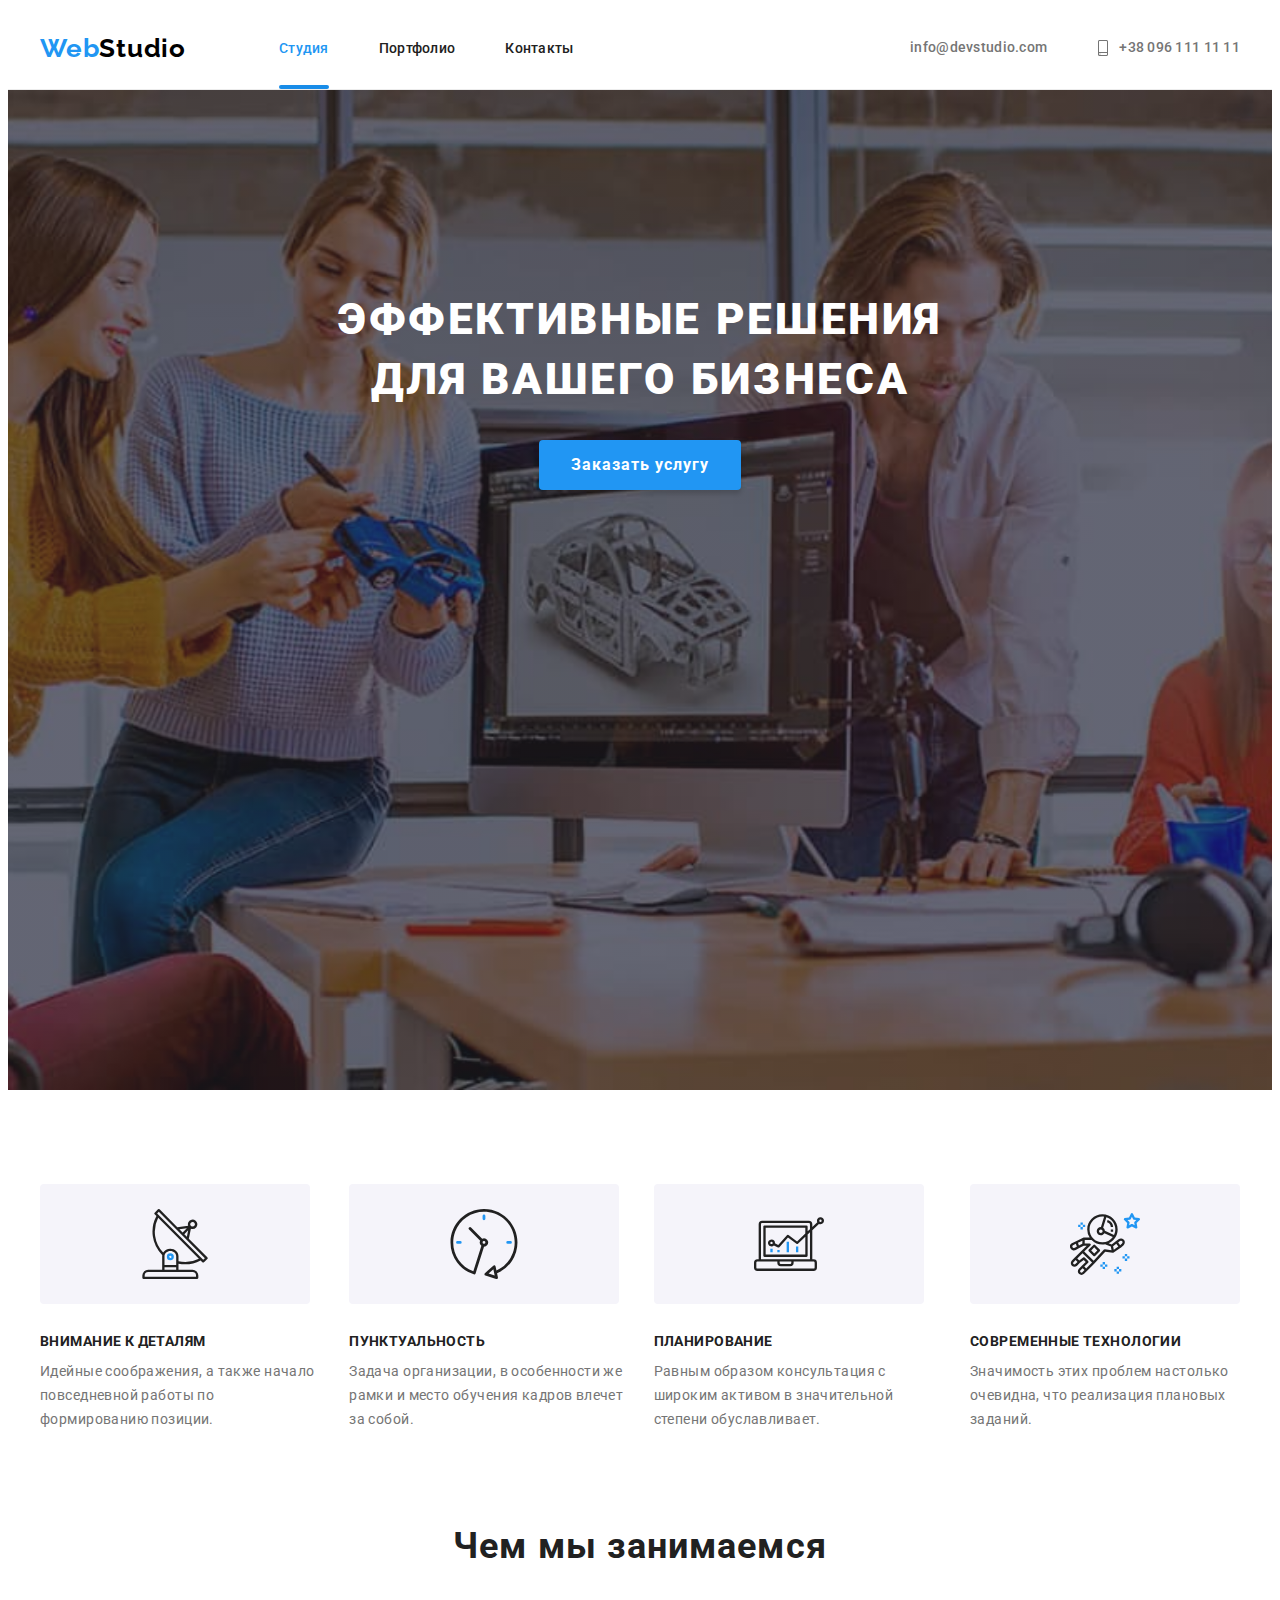
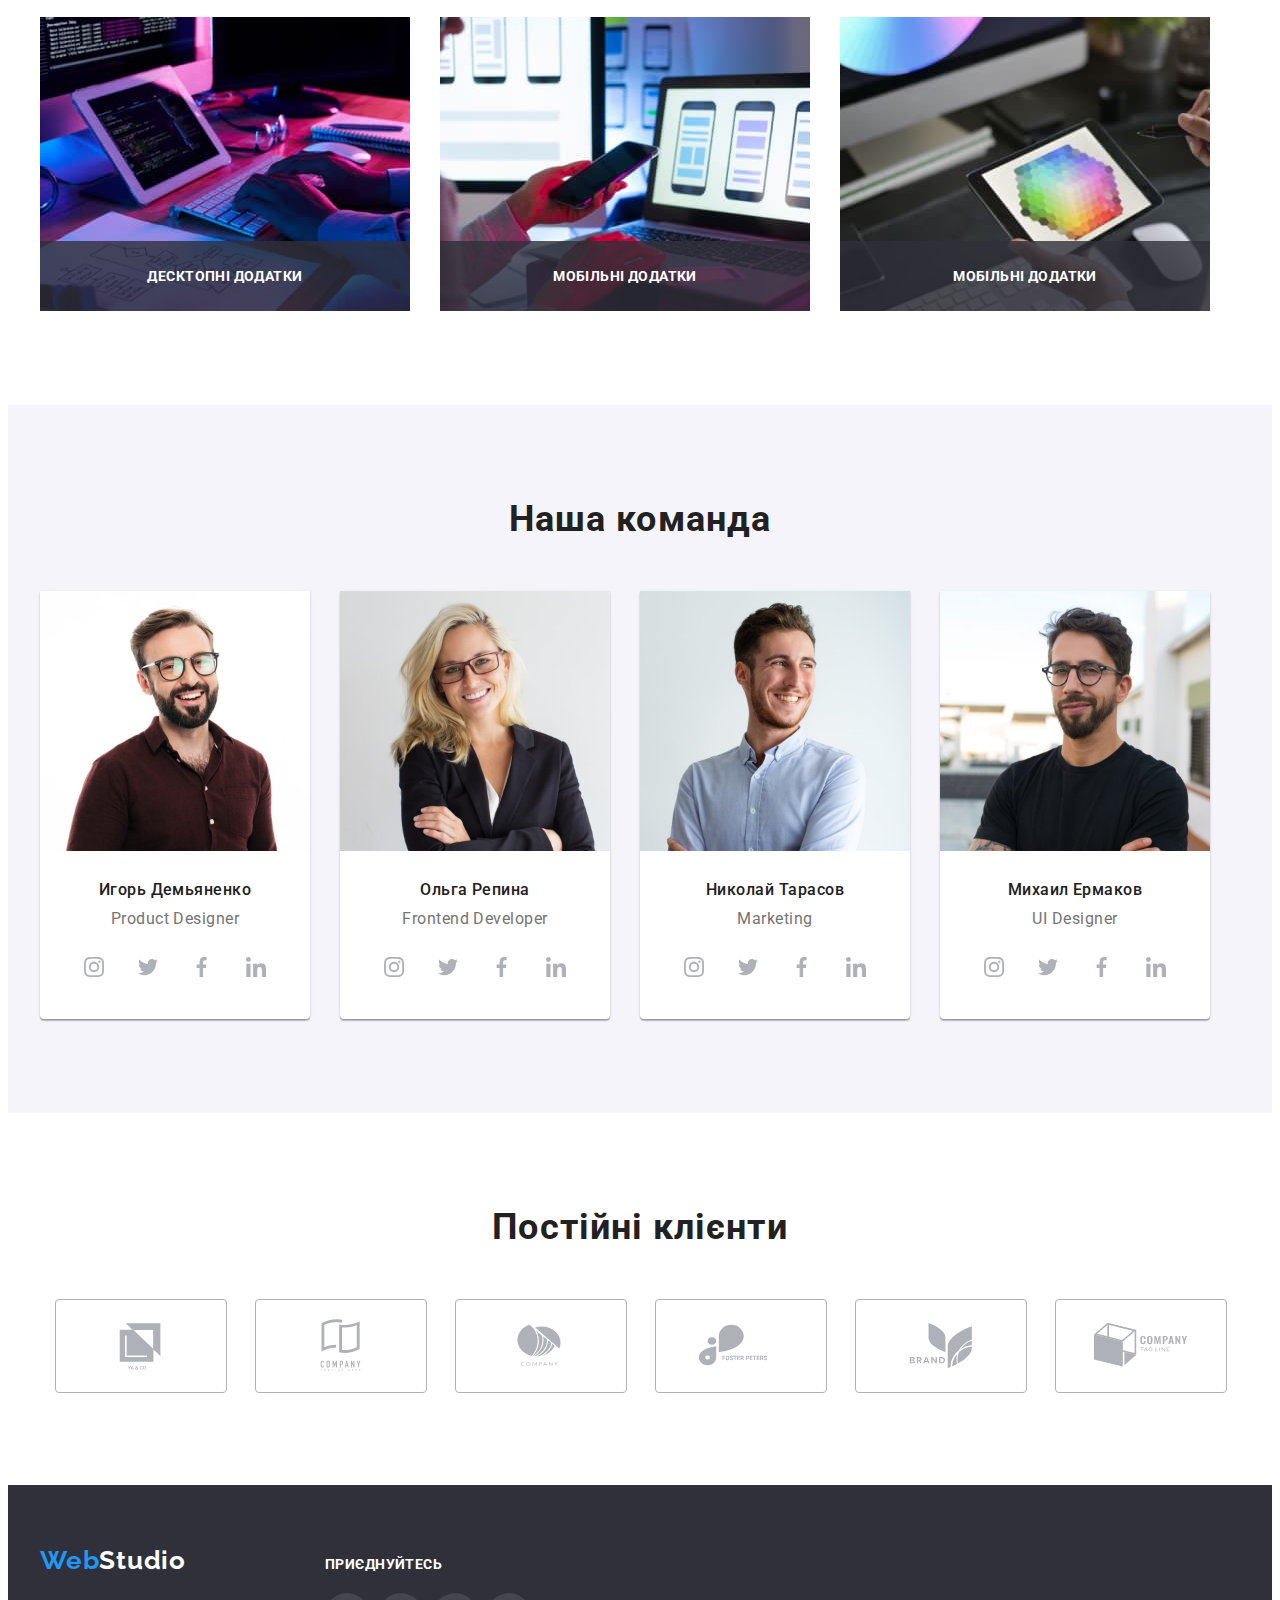
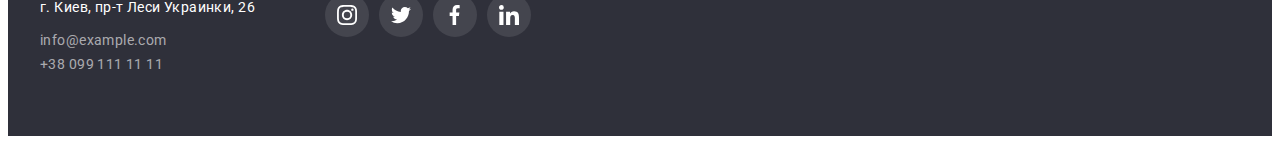
<file: index.html>
<!DOCTYPE html>
<html lang="ru">
  <head>
    <meta charset="UTF-8" />
    <meta http-equiv="X-UA-Compatible" content="IE=edge" />
    <meta name="viewport" content="width=device-width, initial-scale=1.0" />
    <title>Document</title>
    <link rel="preconnect" href="https://fonts.googleapis.com" />
    <link rel="preconnect" href="https://fonts.gstatic.com" crossorigin />
    <link
      href="https://fonts.googleapis.com/css2?family=Raleway:wght@700&family=Roboto:wght@400;500;700&display=swap"
      rel="stylesheet"
    />
    <link
      rel="stylesheet"
      href="https://cdnjs.cloudflare.com/ajax/libs/modern-normalize/1.1.0/modern-normalize.min.css"
      integrity="sha512-wpPYUAdjBVSE4KJnH1VR1HeZfpl1ub8YT/NKx4PuQ5NmX2tKuGu6U/JRp5y+Y8XG2tV+wKQpNHVUX03MfMFn9Q=="
      crossorigin="anonymous"
      referrerpolicy="no-referrer"
    />
    <link rel="stylesheet" href="./css/styles.css" />
  </head>
  <body class="">
    <header class="page-header">
      <div class="container main-nav">
        <nav class="main-nav">
          <a href="./index.html" class="logo">Web<span class="page-studio">Studio</span></a>
          <ul class="site-nav list">
            <li class="item"><a href="./index.html" class="link current current-page">Студия</a></li>
            <li class="item"><a href="./portfolio.html" class="link">Портфолио</a></li>
            <li class="item"><a href="" class="link">Контакты</a></li>
          </ul>
        </nav>
        <ul class="site-info list">
          <li class="contacts"><a href="mailto:info@devstudio.com" class="link"> <svg class="svg-logo" width="16" height="12">
            <use href="./img/icon/symbol-defs.svg#e-mail"></use>
          </svg> info@devstudio.com</a></li>
          <li><a href="tel:+380961111111" class="link"> <svg class="svg-logo" width="12" height="16">
            <use href="./img/icon/symbol-defs.svg#smartphone"></use>
          </svg> +38 096 111 11 11</a></li>
        </ul>
      </div>
    </header>
    <main>
      <section class="hero">
        <div class="container">
          <h1 class="hero-title">Эффективные решения для вашего бизнеса</h1>
          <button type="button" class="button" data-modal-open >Заказать услугу</button>
        </div>
      
      </section>
      <section class="section">
        <div class="container">
          <h2 class="visually-hidden">Преимущества</h2>
          <ul class="fuature-list list">
            <li class="list-item "
            ><div  class="fuature">
              <svg width="70" height="70">
                <use  href="./img/icon/symbol-defs.svg#antenna"></use>
              </svg>
            </div>
              <h3 class="title">Внимание к деталям</h3>
              <p class="text">
                Идейные соображения, а также начало повседневной работы по формированию позиции.
              </p>
            </li>
            <li class="list-item "> 
              <div  class="fuature">
              <svg  width="70" height="70">
                <use  href="./img/icon/symbol-defs.svg#clock"></use>
              </svg>
            </div>
              <h3 class="title">Пунктуальность</h3>
              <p class="text">
                Задача организации, в особенности же рамки и место обучения кадров влечет за собой.
              </p>
            </li>
            <li class="list-item ">
              <div  class="fuature">
              <svg  width="70" height="70">
                <use href="./img/icon/symbol-defs.svg#diagram"></use>
              </svg>
            </div>
              <h3 class="title">Планирование</h3>
              <p class="text">
                Равным образом консультация с широким активом в значительной степени обуславливает.
              </p>
            </li>
            <li class="list-item ">
              <div  class="fuature">
              <svg  width="70" height="70">
              
                <use href="./img/icon/symbol-defs.svg#astronaut"></use>
              </svg>
            </div>
              <h3 class="title">Современные технологии</h3>
              <p class="text">
                Значимость этих проблем настолько очевидна, что реализация плановых заданий.
              </p>
            </li>
          </ul>
        </div>
      </section>
      <section class="section work">
        <div class="container">
          <h2 class="section-title">Чем мы занимаемся</h2>
          <ul class="examples list">
            <li>
              <div class="thumb">
              <img src="./img/fon1.jpg" alt="Разработка сайта" width="370" height="294" />
              <p class="label desctop">Десктопні додатки</p>
            </div>
            </li>
            <li>
            
              <div class="thumb">
              <img
                src="./img/fon2.jpg"
                alt="Подключение социальных сетей"
                width="370"
                height="294"
              />
              <p class="label mobile">Мобільні додатки</p>
            </div>
            </li>
            <li>
              <div class="thumb">
              <img src="./img/fon3.jpg" alt="Разработка дизайна" width="370" height="294" />
              <p class="label design">Мобільні додатки</p>
            </div>
            </li>
          </ul>
        </div>
      </section>
      <section class="section-2">
        <div class="container">
          <h2 class="team-title">Наша команда</h2>
          <ul class="team list">
            <li class="list-team">
              <img
                src="./img/group/Ihor.jpg"
                alt="Игорь Демьяненко"
                width="270"
                height="260"
                class="img"
              />
              <div class="title-text">
              <h3 class="title-h">Игорь Демьяненко</h3>
              <p class="text-team" lang="en">Product Designer</p>
              <ul class="socials list">
                <li class="socials-item">
                <a class="socials-link"
                  href="https://instagram.com"
                  target="_blank"
                  rel="noopener noreferrer"
                  aria-label="Instagram">
                  <svg class="socials-icon" width="20" height="20">
                    <use href="./img/icon/symbol-defs.svg#instagram">
                    </use>
                  </svg>
                </a>
                </li>
                <li class="socials-item">
                  <a class="socials-link"
                  href="https://twitter.com"
                  target="_blank"
                  rel="noopener noreferrer"
                  aria-label="Twitter"
                  >   <svg class="socials-icon" width="20" height="20">
                    <use href="./img/icon/symbol-defs.svg#twiter">
                    </use>
                  </svg>
                </a>
  
                </li>
                <li class="socials-item">
                  <a class="socials-link"
                  href="https://facebook.com"
                  target="_blank"
                  rel="noopener noreferrer"
                  aria-label="Facebook"
                  >   <svg class="socials-icon" width="20" height="20">
                    <use href="./img/icon/symbol-defs.svg#fecebook">
                    </use>
                  </svg>
                </a>

                </li>
                <li class="socials-item">
                  <a class="socials-link"
                  href="https://linkedin.com"
                  target="_blank"
                  rel="noopener noreferrer"
                  aria-label="Linkedin"
                  >   <svg class="socials-icon" width="20" height="20">
                    <use href="./img/icon/symbol-defs.svg#linkedin">
                    </use>
                  </svg>
                </a>
                </li>
              </ul>
            </div>
            </li>
            <li class="list-team">
              <img
                src="./img/group/Olga.jpg"
                alt="Ольга Репина"
                width="270"
                height="260"
                class="img"
              />
              <div class="title-text">
              <h3 class="title-h">Ольга Репина</h3>
              <p class="text-team" lang="en">Frontend Developer</p>
              <ul class="socials list">
                <li class="socials-item">
                <a class="socials-link"
                  href="https://instagram.com"
                  target="_blank"
                  rel="noopener noreferrer"
                  aria-label="Instagram">
                  <svg class="socials-icon" width="20" height="20">
                    <use href="./img/icon/symbol-defs.svg#instagram">
                    </use>
                  </svg>
                </a>
                </li>
                <li class="socials-item">
                  <a class="socials-link"
                  href="https://twitter.com"
                  target="_blank"
                  rel="noopener noreferrer"
                  aria-label="Twitter"
                  >   <svg class="socials-icon" width="20" height="20">
                    <use href="./img/icon/symbol-defs.svg#twiter">
                    </use>
                  </svg>
                </a>
  
                </li>
                <li class="socials-item">
                  <a class="socials-link"
                  href="https://facebook.com"
                  target="_blank"
                  rel="noopener noreferrer"
                  aria-label="Facebook"
                  >   <svg class="socials-icon" width="20" height="20">
                    <use href="./img/icon/symbol-defs.svg#fecebook">
                    </use>
                  </svg>
                </a>

                </li>
                <li class="socials-item">
                  <a class="socials-link"
                  href="https://linkedin.com"
                  target="_blank"
                  rel="noopener noreferrer"
                  aria-label="Linkedin"
                  >   <svg class="socials-icon" width="20" height="20">
                    <use href="./img/icon/symbol-defs.svg#linkedin">
                    </use>
                  </svg>
                </a>
                </li>
              </ul>
            </div>
            </li>
            <li class="list-team">
              <img
                src="./img/group/Mikola.jpg"
                alt="Николай Тарасов"
                width="270"
                height="260"
                class="img"
              />
              <div class="title-text">
              <h3 class="title-h">Николай Тарасов</h3>
              <p class="text-team" lang="en">Marketing</p>
              <ul class="socials list">
                <li class="socials-item">
                <a class="socials-link"
                  href="https://instagram.com"
                  target="_blank"
                  rel="noopener noreferrer"
                  aria-label="Instagram">
                  <svg class="socials-icon" width="20" height="20">
                    <use href="./img/icon/symbol-defs.svg#instagram">
                    </use>
                  </svg>
                </a>
                </li>
                <li class="socials-item">
                  <a class="socials-link"
                  href="https://twitter.com"
                  target="_blank"
                  rel="noopener noreferrer"
                  aria-label="Twitter"
                  >   <svg class="socials-icon" width="20" height="20">
                    <use href="./img/icon/symbol-defs.svg#twiter">
                    </use>
                  </svg>
                </a>
  
                </li>
                <li class="socials-item">
                  <a class="socials-link"
                  href="https://facebook.com"
                  target="_blank"
                  rel="noopener noreferrer"
                  aria-label="Facebook"
                  >   <svg class="socials-icon" width="20" height="20">
                    <use href="./img/icon/symbol-defs.svg#fecebook">
                    </use>
                  </svg>
                </a>

                </li>
                <li class="socials-item">
                  <a class="socials-link"
                  href="https://linkedin.com"
                  target="_blank"
                  rel="noopener noreferrer"
                  aria-label="Linkedin"
                  >   <svg class="socials-icon" width="20" height="20">
                    <use href="./img/icon/symbol-defs.svg#linkedin">
                    </use>
                  </svg>
                </a>
                </li>
              </ul>
            </div>
            </li>

            <li class="list-team">
              <img
                src="./img/group/Mihaylo.jpg"
                alt="Михаил Ермаков"
                width="270"
                height="260"
                class="img"
              />
              <div class="title-text">
              <h3 class="title-h">Михаил Ермаков</h3>
              <p class="text-team" lang="en">UI Designer</p>
              <ul class="socials list">
                <li class="socials-item">
                <a class="socials-link"
                  href="https://instagram.com"
                  target="_blank"
                  rel="noopener noreferrer"
                  aria-label="Instagram">
                  <svg class="socials-icon" width="20" height="20">
                    <use href="./img/icon/symbol-defs.svg#instagram">
                    </use>
                  </svg>
                </a>
                </li>
                <li class="socials-item">
                  <a class="socials-link"
                  href="https://twitter.com"
                  target="_blank"
                  rel="noopener noreferrer"
                  aria-label="Twitter"
                  >   <svg class="socials-icon" width="20" height="20">
                    <use href="./img/icon/symbol-defs.svg#twiter">
                    </use>
                  </svg>
                </a>
  
                </li>
                <li class="socials-item">
                  <a class="socials-link"
                  href="https://facebook.com"
                  target="_blank"
                  rel="noopener noreferrer"
                  aria-label="Facebook"
                  >   <svg class="socials-icon" width="20" height="20">
                    <use href="./img/icon/symbol-defs.svg#fecebook">
                    </use>
                  </svg>
                </a>

                </li>
                <li class="socials-item">
                  <a class="socials-link "
                  href="https://linkedin.com"
                  target="_blank"
                  rel="noopener noreferrer"
                  aria-label="Linkedin"
                  >   <svg class="socials-icon" width="20" height="20">
                    <use href="./img/icon/symbol-defs.svg#linkedin">
                    </use>
                  </svg>
                </a>
                </li>
              </ul>
            </li>
          </ul>
        </div>
      </section>
      <section class="section">
        <div class="container">
          <h2 class="team-title">Постійні клієнти</h2>
          <ul class="list list-customers">
            <li class="list-item item-customers">
              <a class=" customers-link" href="">
                <svg class="item-svg" width="106" height="60">
                  <use href="./img/icon/symbol-defs.svg#Logo"></use>
                </svg>
              </a>
            </li>
            <li class="list-item item-customers">
              <a class=" customers-link" href="">
                <svg class="item-svg" width="106" height="60">
                  <use href="./img/icon/symbol-defs.svg#Logo-1"></use>
                </svg>
              </a>
            </li>
            <li class="list-item item-customers">
              <a class="customers-link" href="">
                <svg class="item-svg" width="106" height="60">
                  <use href="./img/icon/symbol-defs.svg#Logo-2"></use>
                </svg>
              </a>
            </li>
            <li class="list-item item-customers">
              <a class="customers-link" href="">
                <svg class="item-svg" width="106" height="60">
                  <use href="./img/icon/symbol-defs.svg#Logo-3"></use>
                </svg>
              </a>
            </li>
            <li class="list-item item-customers">
              <a class="customers-link" href="">
                <svg class="item-svg" width="106" height="60">
                  <use href="./img/icon/symbol-defs.svg#Logo-4"></use>
                </svg>
              </a>
            </li>
            <li class="list-item item-customers">
              <a class="customers-link" href="">
                <svg class="item-svg" width="106" height="60">
                  <use href="./img/icon/symbol-defs.svg#Logo-5"></use>
                </svg>
              </a>
            </li>
          </ul>
        </div>
      </section>
    </main>
    <footer class="footer-bck">
     
        <div class="container">
          <div class="footer-list">
            <div class="item-footer">
          <a href="./index.html" class="logo-footer"
            >Web<span class="page-studio-white">Studio</span></a>
          <address class="footer">
            <ul class="list">
              <li class="footer-list">
                <a
                  class="link-map"
                  href="https://goo.gl/maps/Tcm589jkchjnUBED6"
                  target="_blank"
                  rel="noopener noreferrer"
                  >г. Киев, пр-т Леси Украинки, 26</a
                >
              </li>
              <li class="footer-list"><a class="link" href="mailto:info@example.com">info@example.com</a></li>
              <li class="footer-list"><a class="link" href="tel:+380991111111">+38 099 111 11 11</a></li>
            </ul>
          </address>
        </div>
     
        <div class="item-footer">
          <p class="item-social-footer">Приєднуйтесь</p>
          <ul class="list social-list">
            <li class="list-item">
              <a class="social-link" href="">
                <svg class="item-svg" width="20" height="20">
                  <use href="./img/icon/symbol-defs.svg#instagram"></use>
                </svg>
              </a>
            </li>
            <li class="list-item">
              <a class="social-link" href="">
                <svg class="item-svg" width="20" height="20">
                  <use href="./img/icon/symbol-defs.svg#twiter"></use>
                </svg>
              </a>
            </li>
            <li class="list-item">
              <a class="social-link" href="">
                <svg class="item-svg" width="20" height="20">
                  <use href="./img/icon/symbol-defs.svg#fecebook"></use>
                </svg>
              </a>
            </li>
            <li class="list-item">
              <a class="social-link" href="">
                <svg class="item-svg" width="20" height="20">
                  <use href="./img/icon/symbol-defs.svg#linkedin"></use>
                </svg>
              </a>
            </li>
          </ul>
        </div>
     </div>
     </div>
    </footer>
      <!--Modal window-->
      <div class="backdrop is-hidden" data-modal> 
        <div class="modal">
          <a class="modal-item">
          <svg class="" width="11" height="11" data-modal-close>
            <use href="./img/icon/symbol-defs.svg#cross"></use>
          </svg>
        </a>
        </div>
      </div>
      <script src="./js/modal.js" ></script>
  </body>
</html>
</file>
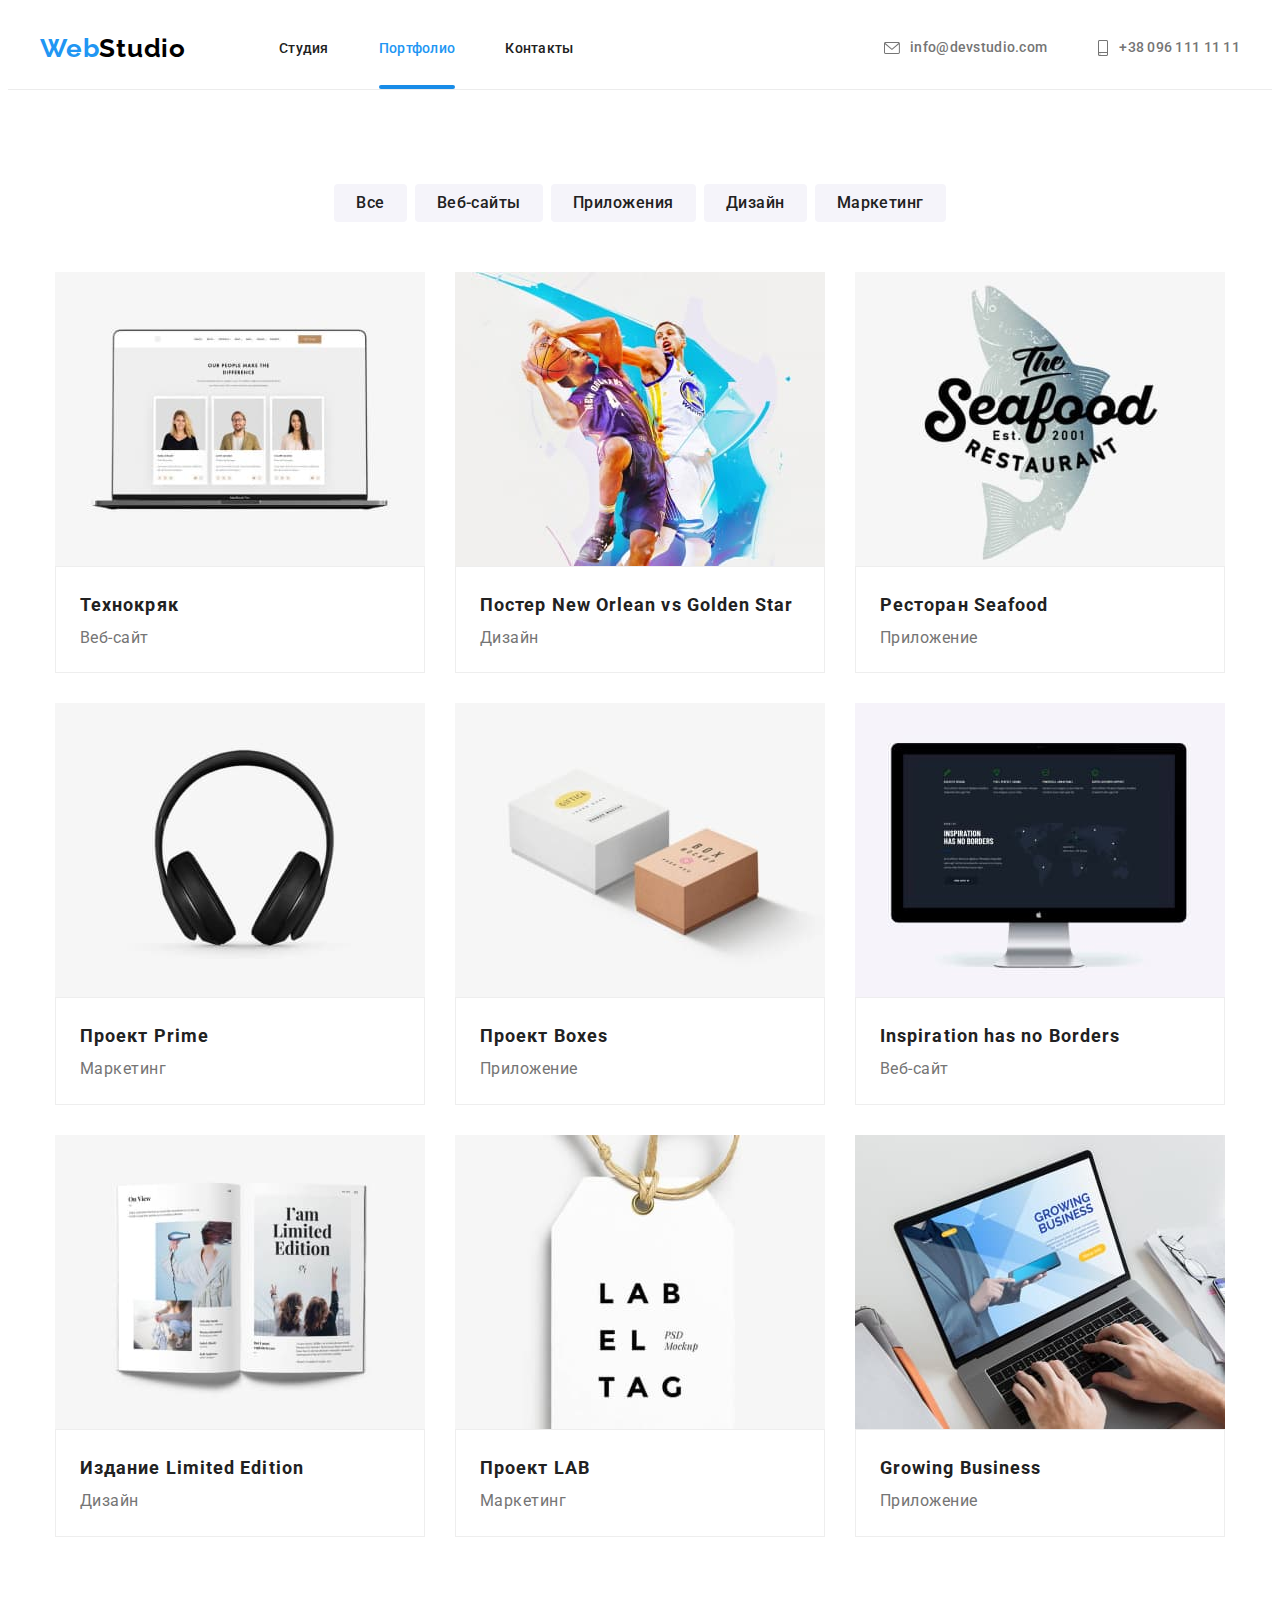
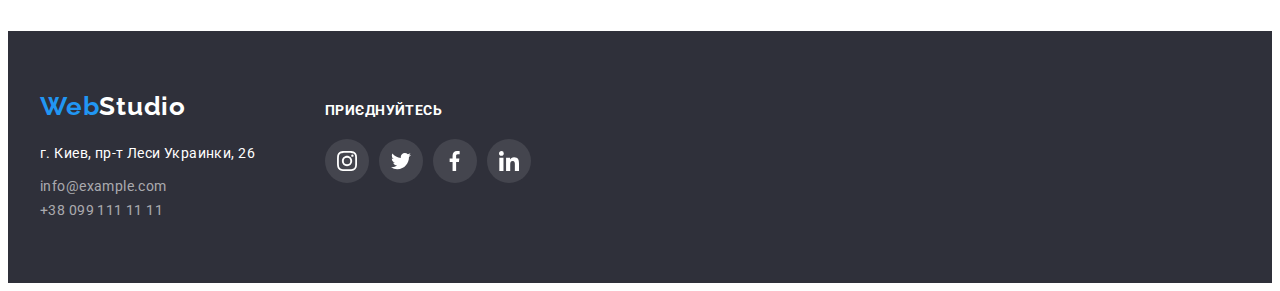
<file: portfolio.html>
<!DOCTYPE html>
<html lang="en">
  <head>
    <meta charset="UTF-8" />
    <meta http-equiv="X-UA-Compatible" content="IE=edge" />
    <meta name="viewport" content="width=device-width, initial-scale=1.0" />
    <title>Document</title>
    <link rel="preconnect" href="https://fonts.googleapis.com" />
    <link rel="preconnect" href="https://fonts.gstatic.com" crossorigin />
    <link
      href="https://fonts.googleapis.com/css2?family=Raleway:wght@700&family=Roboto:wght@400;500;700&display=swap"
      rel="stylesheet"
    />
    <link
      rel="stylesheet"
      href="https://cdnjs.cloudflare.com/ajax/libs/modern-normalize/1.1.0/modern-normalize.min.css"
      integrity="sha512-wpPYUAdjBVSE4KJnH1VR1HeZfpl1ub8YT/NKx4PuQ5NmX2tKuGu6U/JRp5y+Y8XG2tV+wKQpNHVUX03MfMFn9Q=="
      crossorigin="anonymous"
      referrerpolicy="no-referrer"
    />
    <link rel="stylesheet" href="./css/styles.css" />
  </head>
  <body class="">
    <header class="page-header">
      <div class="container main-nav">
        <nav class="main-nav">
          <a href="./index.html" class="logo">Web<span class="page-studio">Studio</span></a>
          <ul class="site-nav list">
            <li class="item"><a href="./index.html" class="link">Студия</a></li>
            <li class="item">
              <a href="./portfolio.html" class="link current current-page">Портфолио</a>
            </li>
            <li class="item"><a href="" class="link">Контакты</a></li>
          </ul>
        </nav>
        <ul class="site-info list">
          <li class="contacts">
            <a href="mailto:info@devstudio.com" class="link">
              <svg class="svg-logo" width="16" height="12">
                <use href="./img/icon/symbol-defs.svg#envelope"></use>
              </svg>
              info@devstudio.com</a
            >
          </li>
          <li>
            <a href="tel:+380961111111" class="link">
              <svg class="svg-logo" width="12" height="16">
                <use href="./img/icon/symbol-defs.svg#smartphone"></use>
              </svg>
              +38 096 111 11 11</a
            >
          </li>
        </ul>
      </div>
    </header>
    <main>
      <section class="poetfolio">
        <div class="container">
          <h1 class="visually-hidden">Работы</h1>
          <ul class="list-table">
            <li><button type="button" class="button-p link">Все</button></li>
            <li><button type="button" class="button-p link">Веб-сайты</button></li>
            <li><button type="button" class="button-p link">Приложения</button></li>
            <li><button type="button" class="button-p link">Дизайн</button></li>
            <li><button type="button" class="button-p link">Маркетинг</button></li>
          </ul>
          <ul class="table">
            <li class="list-work">
              <a href="" class="link-gallery">
                <div class="description">
                  <img
                    src="./img/portfolio/tehno.jpg"
                    alt="Интернет страница"
                    width="370"
                    height="294"
                  />
                  <p class="content">
                    Ресурс пропонує комплексні пропозиції з різним рівнем функціоналу та сервісів.
                    Все це дозволить відвідувачу отримати вичерпні відомості про компанію чи
                    приватну особу.
                  </p>
                </div>
                <div class="table-list">
                  <h3 class="title-g">Технокряк</h3>
                  <p class="title-p">Веб-сайт</p>
                </div>
              </a>
            </li>
            <li class="list-work">
              <a href="" class="link-gallery">
                <div class="description">
                <img
                  src="./img/portfolio/poster.jpg"
                  alt="Игра баскетболистов"
                  width="370"
                  height="294"
                />
                <p class="content">
                  Ресурс пропонує комплексні пропозиції з різним рівнем функціоналу та сервісів.
                  Все це дозволить відвідувачу отримати вичерпні відомості про компанію чи
                  приватну особу.
                </p>
              </div>
                <div class="table-list">
                  <h3 class="title-g" lang="en">Постер New Orlean vs Golden Star</h3>
                  <p class="title-p">Дизайн</p>
                </div>
              </a>
            </li>
            <li class="list-work">
              <a href="" class="link-gallery">
                <div class="description">
                <img
                  src="./img/portfolio/restoran.jpg"
                  alt="Логотип ресторана"
                  width="370"
                  height="294"
                />
                <p class="content">
                  Ресурс пропонує комплексні пропозиції з різним рівнем функціоналу та сервісів.
                  Все це дозволить відвідувачу отримати вичерпні відомості про компанію чи
                  приватну особу.
                </p>
              </div>
                <div class="table-list">
                  <h3 class="title-g" lang="en">Ресторан Seafood</h3>
                  <p class="title-p">Приложение</p>
                </div>
              </a>
            </li>
            <li class="list-work">
              <a href="" class="link-gallery">
                <div class="description">
                <img
                  src="./img/portfolio/proectprime.jpg"
                  alt="Наушники"
                  width="370"
                  height="294"
                />
                <p class="content">
                  Ресурс пропонує комплексні пропозиції з різним рівнем функціоналу та сервісів.
                  Все це дозволить відвідувачу отримати вичерпні відомості про компанію чи
                  приватну особу.
                </p>
              </div>
                <div class="table-list">
                  <h3 class="title-g" lang="en">Проект Prime</h3>
                  <p class="title-p">Маркетинг</p>
                </div>
              </a>
            </li>
            <li class="list-work">
              <a href="" class="link-gallery">
                <div class="description">
                <img
                  src="./img/portfolio/proectboxes.jpg"
                  alt="Картонные коробки"
                  width="370"
                  height="294"
                />
                <p class="content">
                  Ресурс пропонує комплексні пропозиції з різним рівнем функціоналу та сервісів.
                  Все це дозволить відвідувачу отримати вичерпні відомості про компанію чи
                  приватну особу.
                </p>
              </div>
                <div class="table-list">
                  <h3 class="title-g" lang="en">Проект Boxes</h3>
                  <p class="title-p">Приложение</p>
                </div>
              </a>
            </li>
            <li class="list-work">
              <a href="" class="link-gallery">
                <div class="description">
                <img src="./img/portfolio/inspiration.jpg" alt="iMac" width="370" height="294" />
                <p class="content">
                  Ресурс пропонує комплексні пропозиції з різним рівнем функціоналу та сервісів.
                  Все це дозволить відвідувачу отримати вичерпні відомості про компанію чи
                  приватну особу.
                </p>
              </div>
                <div class="table-list">
                  <h3 class="title-g" lang="en">Inspiration has no Borders</h3>
                  <p class="title-p">Веб-сайт</p>
                </div>
              </a>
            </li>
            <li class="list-work">
              <a href="" class="link-gallery">
                <div class="description">
                <img src="./img/portfolio/limited.jpg" alt="Журнал" width="370" height="294" />
                <p class="content">
                  Ресурс пропонує комплексні пропозиції з різним рівнем функціоналу та сервісів.
                  Все це дозволить відвідувачу отримати вичерпні відомості про компанію чи
                  приватну особу.
                </p>
              </div>
                <div class="table-list">
                  <h3 class="title-g" lang="en">Издание Limited Edition</h3>
                  <p class="title-p">Дизайн</p>
                </div>
              </a>
            </li>
            <li class="list-work">
              <a href="" class="link-gallery">
                <div class="description">
                <img src="./img/portfolio/proectlab.jpg" alt="Этикетка" width="370" height="294" />
                <p class="content">
                  Ресурс пропонує комплексні пропозиції з різним рівнем функціоналу та сервісів.
                  Все це дозволить відвідувачу отримати вичерпні відомості про компанію чи
                  приватну особу.
                </p>
              </div>
                <div class="table-list">
                  <h3 class="title-g" lang="en">Проект LAB</h3>
                  <p class="title-p">Маркетинг</p>
                </div>
              </a>
            </li>
            <li class="list-work">
              <a href="" class="link-gallery">
                <div class="description">
                <img
                  src="./img/portfolio/growing.jpg"
                  alt="Работа за ноутбуком"
                  width="370"
                  height="294"
                />
                <div class="table-list">
                  <h3 class="title-g" lang="en">Growing Business</h3>
                  <p class="title-p">Приложение</p>
                </div>
              </a>
            </li>
          </ul>
        </div>
      </section>
    </main>
    <footer class="footer-bck">
      <div class="container">
        <div class="footer-list">
          <div class="item-footer">
            <a href="./index.html" class="logo-footer"
              >Web<span class="page-studio-white">Studio</span></a
            >
            <address class="footer">
              <ul class="list">
                <li class="footer-list">
                  <a
                    class="link-map"
                    href="https://goo.gl/maps/Tcm589jkchjnUBED6"
                    target="_blank"
                    rel="noopener noreferrer"
                    >г. Киев, пр-т Леси Украинки, 26</a
                  >
                </li>
                <li class="footer-list">
                  <a class="link" href="mailto:info@example.com">info@example.com</a>
                </li>
                <li class="footer-list">
                  <a class="link" href="tel:+380991111111">+38 099 111 11 11</a>
                </li>
              </ul>
            </address>
          </div>

          <div class="item-footer">
            <p class="item-social-footer">Приєднуйтесь</p>
            <ul class="list social-list">
              <li class="list-item">
                <a class="social-link" href="">
                  <svg class="item-svg" width="20" height="20">
                    <use href="./img/icon/symbol-defs.svg#instagram"></use>
                  </svg>
                </a>
              </li>
              <li class="list-item">
                <a class="social-link" href="">
                  <svg class="item-svg" width="20" height="20">
                    <use href="./img/icon/symbol-defs.svg#twiter"></use>
                  </svg>
                </a>
              </li>
              <li class="list-item">
                <a class="social-link" href="">
                  <svg class="item-svg" width="20" height="20">
                    <use href="./img/icon/symbol-defs.svg#fecebook"></use>
                  </svg>
                </a>
              </li>
              <li class="list-item">
                <a class="social-link" href="">
                  <svg class="item-svg" width="20" height="20">
                    <use href="./img/icon/symbol-defs.svg#linkedin"></use>
                  </svg>
                </a>
              </li>
            </ul>
          </div>
        </div>
      </div>
    </footer>
  </body>
</html>
</file>
<file: css/styles.css>
/* акцент #2196F3 */
/* цвет заглавий текста #212121 */
/* цвет основного текста #757575 */
/* фон основного текста #FFFFFF */
/* фон вторичного текста #F5F4FA */
/* фон заклавий текста #2F303A */
/* цвет слова Studio  #000000 */
/* цвет текста контактов в футере rgba(255, 255, 255, 0.6) */

:root {
  --header-border: #ececec;
  --accent-color: #2196f3;
  --title-text-color: #212121;
  --primary-text-color: #757575;
  --background-main-color: #ffffff;
  --background-secondary-color: #f5f4fa;
  --background-titles-color: #2f303a;
  --studio-word-color: #000000;
  --button-active: #188ce8;
  --footer-text-color: rgba(255, 255, 255, 0.6);
  --gradient: rgba(47, 48, 58, 0.4);
  --main-txt-cl: #303030;
  --social-icon: #afb1b8;
}

body {
  background-color: var(--background-main-color);
  color: var(--title-text-color);
  font-family: roboto, sans-serif;
  font-size: 14px;
  letter-spacing: 0.03em;
}
h1,
h2,
h3,
h4,
h5,
h6,
ul,
p {
  margin-top: 0;
  margin-bottom: 0;
  padding: 0;
}
img {
  display: block;
  max-width: 100%;
  height: auto;
}
address {
  font-style: normal;
}
button {
  cursor: pointer;
  border: none;
  border-radius: 4px;
}
section {
  padding-top: 94px;
  padding-bottom: 94px;
}
.container {
  width: 1200px;
  margin: 0 auto;
  padding: 0 15px;
}
.list {
  list-style: none;
  padding-left: 0;
  margin: 0;
}
.link {
  text-decoration: none;
}
.logo {
  color: var(--accent-color);
  font-family: Raleway, cursive;
  font-weight: 700;
  font-size: 26px;
  line-height: 1.19;
  letter-spacing: 0.03em;
  text-decoration: none;
}

.page-studio {
  color: var(--studio-word-color);
}
.page-header {
  border-bottom: 1px solid var(--header-border);
}
.main-nav {
  display: flex;
  align-items: center;
}

/* Site-nav */
.site-nav .link {
  color: var(--title-text-color);

  font-weight: 500;
  font-size: 14px;
  line-height: 1.14;
  letter-spacing: 0.02em;
  text-decoration: none;
  transition-property: color;
  transition-duration: 250ms;
  transition-timing-function: cubic-bezier(0.4, 0, 0.2, 1);
}
.site-nav .item,
.link:hover,
.site-nav .item,
.link:focus {
  color: var(--accent-color);
}

.site-nav .item .link.current {
  color: var(--accent-color);
}
.site-nav {
  display: flex;
  margin-left: 93px;
  padding: 32px 0;
}
.site-nav .item {
  margin-right: 50px;
}
.site-nav .item:last-child {
  margin-right: 0;
}
.item .current-page {
  color: var(--accent-color);
  position: relative;
}
.current-page::after {
  position: absolute;
  content: '';
  right: 0;
  top: 45px;
  border-radius: 2px;
  height: 4px;
  background-color: var(--button-active);

  width: 100%;
}
/* Site-info */
.svg-logo {
  fill: currentColor;
 
}

.svg-header {
  margin-right: 10px;
  fill: currentColor;
}

.svg-logo:hover,
.svg-logo:focus {
  fill: var(--button-active);
}

.item-svg {
  fill: currentColor;
}
.site-info .link {
  display: flex;
  justify-content: center;
  gap: 10px;
  color: var(--primary-text-color);
  font-weight: 500;
  font-size: 14px;
  line-height: 1.14;
  letter-spacing: 0.02em;
  text-decoration: none;
  align-items: center;
  transition-property: color;
  transition-duration: 250ms;
  transition-timing-function: cubic-bezier(0.4, 0, 0.2, 1);
}

.site-info .link:hover,
.site-info .link:focus {
  color: var(--accent-color);
}

.site-info {
  display: flex;
  margin-left: auto;
}
.site-info li {
  margin-right: 50px;
}
.site-info li:last-child {
  margin-right: 0;
}
/* Hero  */

.hero {
  max-width: 1600px;
  height: 600px;
  margin-left: auto;
  margin-right: auto;
  background-color: var(--background-titles-color);
  background-image: linear-gradient(to right, rgba(47, 48, 58, 0.4), rgba(47, 48, 58, 0.4)),
    url(../img/hero/hero.jpg);
  background-repeat: no-repeat;
  background-position: center;
  background-size: cover;
  text-align: center;
  padding: 200px 0;
}

.hero-title {
  width: 696px;
  margin: 0 auto;
  margin-bottom: 30px;
  color: #ffffff;
  font-weight: 900;
  font-size: 44px;
  line-height: 1.36;
  letter-spacing: 0.06em;
  text-transform: uppercase;
  transition-property: color;
  transition-duration: 250ms;
  transition-timing-function: cubic-bezier(0.4, 0, 0.2, 1);
}

.hero-title-1 .link:hover,
.hero-title-1 .link:focus {
  color: var(--background-main-color);
  background-color: var(--accent-color);
}
.button:hover,
.button:focus {
  box-shadow: 0px 4px 4px rgba(0, 0, 0, 0.15);
  background-color: var(--button-active);
}
/* Feature-list */
.fuature {
  display: flex;
  justify-content: center;
  align-items: center;
  width: 270px;
  height: 120px;
  border-radius: 4px;
  margin-bottom: 30px;
  background-color: var(--background-secondary-color);
}

.fuature-list {
  display: flex;
  column-gap: 30px;
}
.section-title .fuature {
  color: var(--title-text-color);
}
.fuature-list .title {
  color: var(--title-text-color);
  font-weight: 700;
  font-size: 14px;
  line-height: 1.14;
  letter-spacing: 0.03em;
  text-transform: uppercase;
}

.fuature-list .text {
  color: var(--primary-text-color);
  line-height: 1.71;
}

/* Examples */
.work {
  padding-top: 0;
}
.examples {
  display: flex;
}
.section-title {
  margin-bottom: 50px;
  font-weight: 700;
  font-size: 36px;
  line-height: 1.16;
  text-align: center;
  letter-spacing: 0.03em;
}
.title {
  margin-bottom: 10px;
}
.examples li {
  margin-right: 30px;
}
.examples li:last-child {
  margin-right: 0;
}

/* Team */
.socials {
  display: flex;
  justify-content: center;
  gap: 10px;
}

.socials-link {
  display: flex;
  align-items: center;
  justify-content: center;
  width: 44px;
  height: 44px;
  color: #afb1b8;
  background-color: var(--background-main-color);
  border-radius: 50%;
  fill: currentColor;
  transition-property: color, background-color;
  transition-duration: 250ms;
  transition-timing-function: cubic-bezier(0.4, 0, 0.2, 1);
}
.socials-link:hover,
.socials-link:focus {
  color: var(--background-main-color);
  background-color: var(--button-active);
}

.section-2 {
  background-color: var(--background-secondary-color);
  padding: 94px 0;
}
.visually-hidden {
  font-size: 0;
}
.team {
  display: flex;
  gap: 30px;
}
.list-team {
  box-shadow: 0px 1px 3px rgba(0, 0, 0, 0.12), 0px 1px 1px rgba(0, 0, 0, 0.14),
    0px 2px 1px rgba(0, 0, 0, 0.2);
  border-radius: 0px 0px 4px 4px;
  width: 270px;
  background-color: var(--background-main-color);
}

.team li:last-child {
  margin-right: 0;
}
.team-title {
  margin-bottom: 50px;
  color: var(--title-text-color);
  font-weight: 700;
  font-size: 36px;
  line-height: 1.16;
  text-align: center;
  letter-spacing: 0.03em;
}

.title-h {
  margin-bottom: 10px;
  color: var(--title-text-color);
  font-weight: 500;
  font-size: 16px;
  line-height: 1.18;
  text-align: center;
  letter-spacing: 0.03em;
}

.text-team {
  color: var(--primary-text-color);
  font-size: 16px;
  line-height: 1.18;
  text-align: center;
  letter-spacing: 0.03em;
  margin-bottom: 16px;
}

.title-text {
  padding-top: 30px;
  padding-bottom: 30px;
}
/* regular customers*/
.list-customers {
  display: flex;
  justify-content: center;
  gap: 30px;
}

.item-customers {
  width: 170px;
  height: 92px;
}

.customers-link {
  display: flex;
  justify-content: center;
  align-items: center;
  color: var(--social-icon);
  width: 100%;
  height: 100%;

  border: 1px solid #afb1b8;
  border-radius: 4px;
  transition-property: color, border-color;
  transition-duration: 250ms;
  transition-timing-function: cubic-bezier(0.4, 0, 0.2, 1);
}

.customers-link:hover,
.customers-link:focus {
  border-color: var(--accent-color);
  color: var(--accent-color);
}
/* Footer */

.logo-footer {
  color: var(--accent-color);
  font-family: Raleway, cursive;
  font-weight: 700;
  font-size: 26px;
  line-height: 1.19;
  letter-spacing: 0.03em;
  text-decoration: none;
}
.footer .link-map:hover,
.footer .link-map:focus {
  color: var(--accent-color);
}
.footer .link:hover,
.footer .link:focus {
  color: var(--accent-color);
}
.footer {
  margin-top: 20px;
}
.footer-bck {
  background-color: var(--background-titles-color);
  padding: 60px 0;
}

.link-map {
  color: var(--background-main-color);
  font-family: 'Roboto';
  font-style: normal;
  font-weight: 400;
  font-size: 14px;
  line-height: 1.71;
  letter-spacing: 0.03em;
  text-decoration: none;
  padding-bottom: 9px;
  transition-property: color;
  transition-duration: 250ms;
  transition-timing-function: cubic-bezier(0.4, 0, 0.2, 1);
}

.link {
  color: var(--footer-text-color);
  font-family: 'Roboto';
  font-style: normal;
  font-weight: 400;
  font-size: 14px;
  line-height: 1.71;
  letter-spacing: 0.03em;
  text-decoration: none;
  transition-property: color;
  transition-duration: 250ms;
  transition-timing-function: cubic-bezier(0.4, 0, 0.2, 1);
}

.page-studio-white {
  color: var(--background-main-color);
}

.social-list {
  display: flex;
  gap: 10px;
}
.item-social-footer {
  margin-bottom: 20px;
  font-weight: 700;
  line-height: 1.14;
  text-transform: uppercase;

  color: var(--background-main-color);
}
.footer-list {
  display: flex;
  align-items: baseline;
}

.item-footer {
  margin-right: 70px;
}

.item-footer:last-child {
  margin-right: 0;
}
footer .social-link {
  display: block;
  display: flex;
  align-items: center;
  justify-content: center;
  width: 44px;
  height: 44px;
  border-radius: 50%;
  background-color: rgba(255, 255, 255, 0.1);
  color: var(--background-main-color);
  transition-property: background-color;
  transition-duration: 250ms;
  transition-timing-function: cubic-bezier(0.4, 0, 0.2, 1);
}
.social-link:hover,
.social-link:focus {
  background-color: var(--button-active);
}
/* Button */
.button {
  padding: 10px 32px;
  color: var(--background-main-color);
  background-color: var(--accent-color);
  font-weight: 700;
  font-size: 16px;
  line-height: 1.88;
  letter-spacing: 0.06em;
  font-family: inherit;
  cursor: pointer;
  box-shadow: 0px 4px 4px rgba(0, 0, 0, 0.15);
  border-radius: 4px;
  border: none;
  transition-property: color, background-color;
  transition-duration: 250ms;
  transition-timing-function: cubic-bezier(0.4, 0, 0.2, 1);
}

/* Portfolio */
.list-table {
  list-style: none;
}
.table {
  list-style: none;
}
.list-table li {
  margin-right: 8px;
}
.list-table li:last-child {
  margin-right: 0;
}
.button-p {
  color: var(--title-text-color);
  background-color: var(--background-secondary-color);
  border-radius: 4px;
  padding: 6px 22px;
  border: none;
  text-align: center;
  font-weight: 500;
  font-size: 16px;
  line-height: 1.6;
  letter-spacing: 0.03em;
  transition-property: color, background-color, box-shadow;
  transition-duration: 250ms;
  transition-timing-function: cubic-bezier(0.4, 0, 0.2, 1);
}
.button-p:hover,
.button-p:focus {
  color: var(--background-main-color);
  background-color: var(--accent-color);
  box-shadow: 0px 3px 1px rgba(0, 0, 0, 0.1), 0px 1px 2px rgba(0, 0, 0, 0.08),
    0px 2px 2px rgba(0, 0, 0, 0.12);
}
.list-work {
  border-radius: 0px 0px 4px 4px;
  width: 370px;
  transition-property: box-shadow;
}

.table-list {
  padding: 20px 24px;
  border: 1px solid #eeeeee;
}
.title-g {
  color: var(--title-text-color);
  font-weight: 700;
  font-size: 18px;
  line-height: 2;
  letter-spacing: 0.06em;
}

.title-p {
  color: var(--primary-text-color);
  font-weight: 400;
  font-size: 16px;
  line-height: 1.87;
  letter-spacing: 0.03em;
}
.list-table {
  display: flex;
  justify-content: center;
}
.table {
  display: flex;
  flex-wrap: wrap;
  gap: 30px;
  justify-content: center;
  margin-top: 50px;
  padding: 0;
}
.link-gallery:hover,
.link-gallery:focus {
  box-shadow: 0px 1px 1px rgba(0, 0, 0, 0.12), 0px 4px 4px rgba(0, 0, 0, 0.06),
    1px 4px 6px rgba(0, 0, 0, 0.16);
}

.link-gallery:hover .content,
.link-gallery:focus .content {
  opacity: 1;
  transform: translateY(0);
}
.description {
  position: relative;
  overflow: hidden;
  display: block;
}
.content {
  position: absolute;
  top: 0;
  left: 0;
  width: 100%;
  height: 100%;
  opacity: 0;
  transform: translateY(100%);
  transition: transform 250ms cubic-bezier(0.4, 0, 0.2, 1),
    opacity 250ms cubic-bezier(0.4, 0, 0.2, 1);
  padding: 63px 24px;
  font-weight: 400;
  font-size: 18px;
  line-height: 1.6;
  letter-spacing: 0.03em;
  color: var(--background-main-color);
  background-color: rgba(33, 150, 243, 0.9);
  transition-property: opacity, transform;
}

/*Modal window*/
.backdrop {
  position: fixed;
  top: 0;
  left: 0;
  width: 100%;
  height: 100%;
  background-color: rgba(0, 0, 0, 0.2);
  transition-duration: 250ms;
  transition-timing-function: cubic-bezier(0.4, 0, 0.2, 1);
}
.backdrop.is-hidden {
  opacity: 0;
  pointer-events: none;
  visibility: hidden;
}
.modal {
  position: absolute;
  top: 50%;
  left: 50%;
  transform: translate(-50%, -50%);
  width: 528px;
  height: 581px;
  background-color: var(--background-main-color);
  box-shadow: 0px 1px 3px rgba(0, 0, 0, 0.12), 0px 1px 1px rgba(0, 0, 0, 0.14),
    0px 2px 1px rgba(0, 0, 0, 0.2);
  border-radius: 4px;
}
.modal-item {
  position: absolute;
  top: 0%;
  right: 0%;
  margin-top: 8px;
  margin-right: 8px;
  display: flex;
  justify-content: center;
  align-items: center;
  width: 30px;
  height: 30px;
  border: 1px solid rgba(0, 0, 0, 0.1);
  border-radius: 45px;
}
.cross {
  background-color: white;
}
/*Lable*/
.thumb {
  position: relative;
}
.thumb > .label {
  display: flex;
  position: absolute;
  bottom: 0;
  width: 100%;
  align-items: center;
  justify-content: center;
  height: 70px;
  background-color: rgba(47, 48, 58, 0.8);
}
.label {
  font-weight: 700;
  line-height: 16px;
  text-transform: uppercase;
  color: #ffffff;
}

.link-gallery {
  display: block;
  text-decoration: none;

  transition: box-shadow 250ms cubic-bezier(0.4, 0, 0.2, 1);
}
</file>
